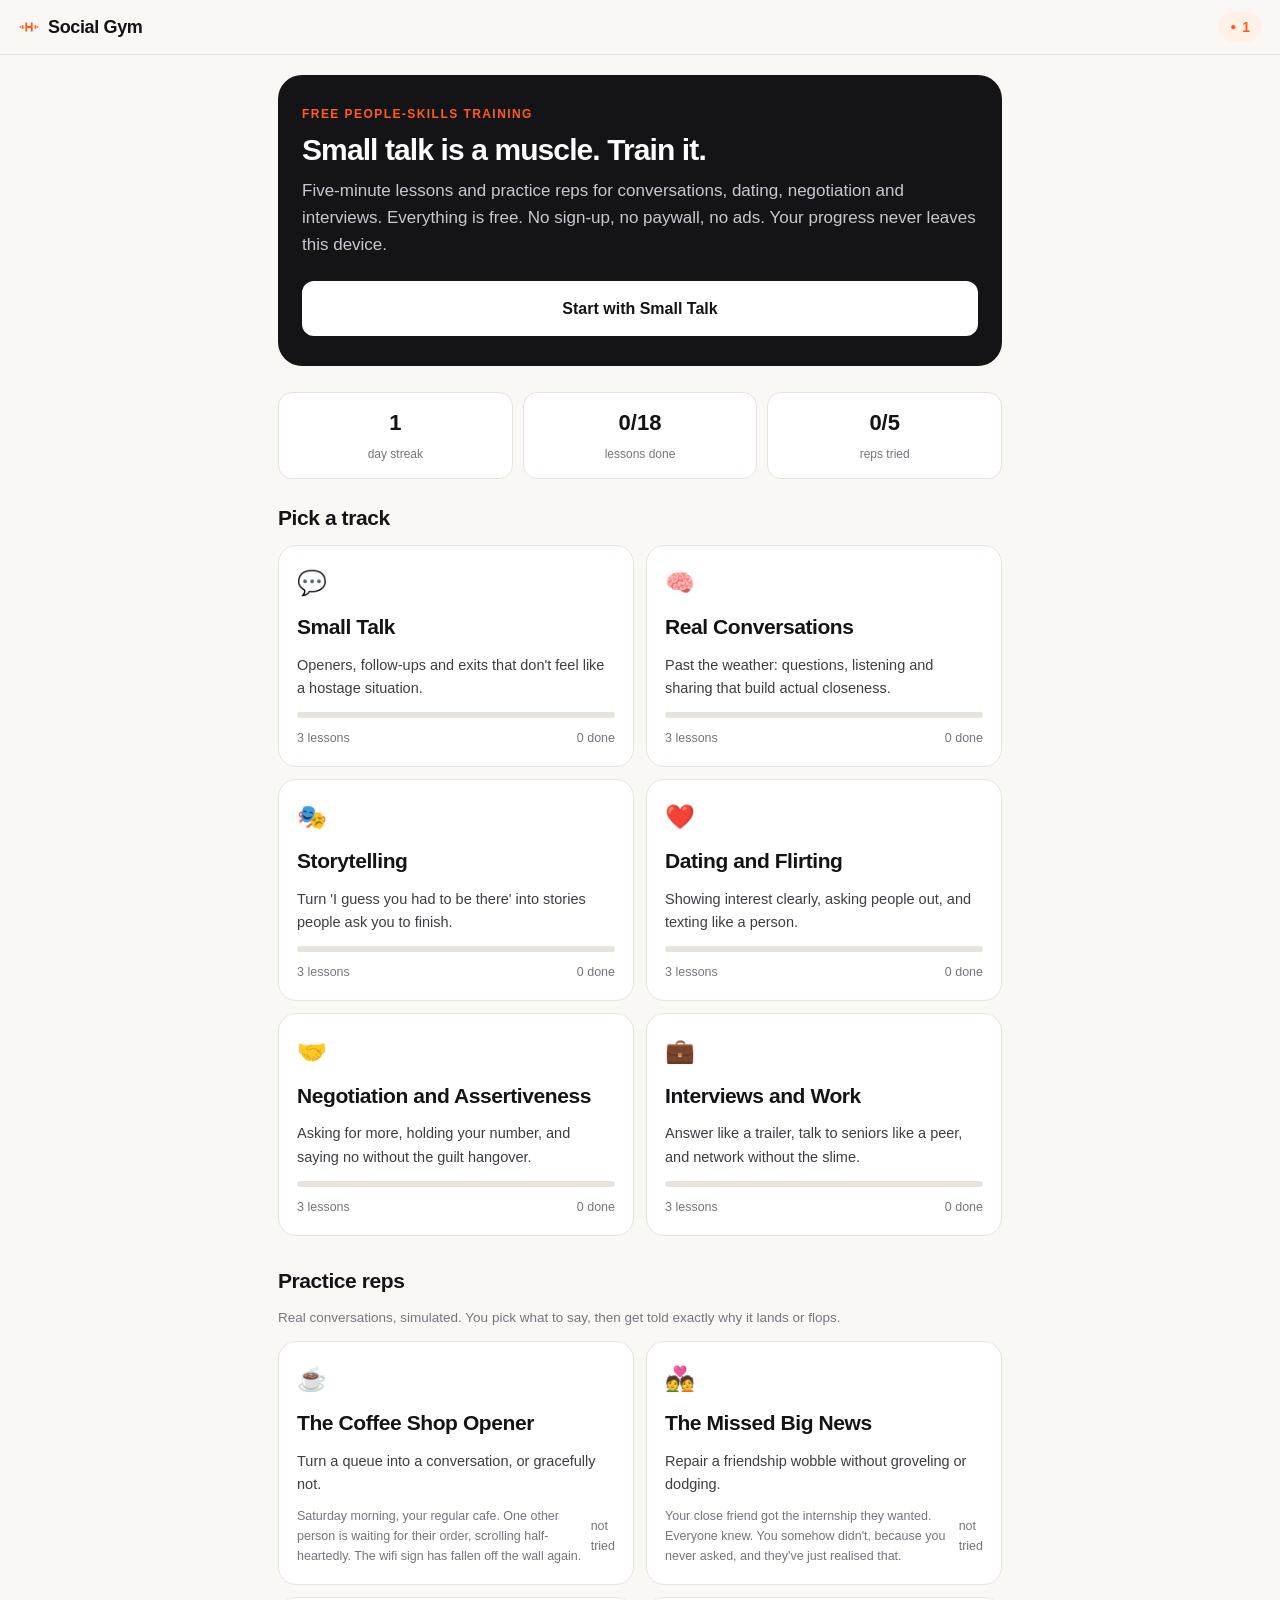
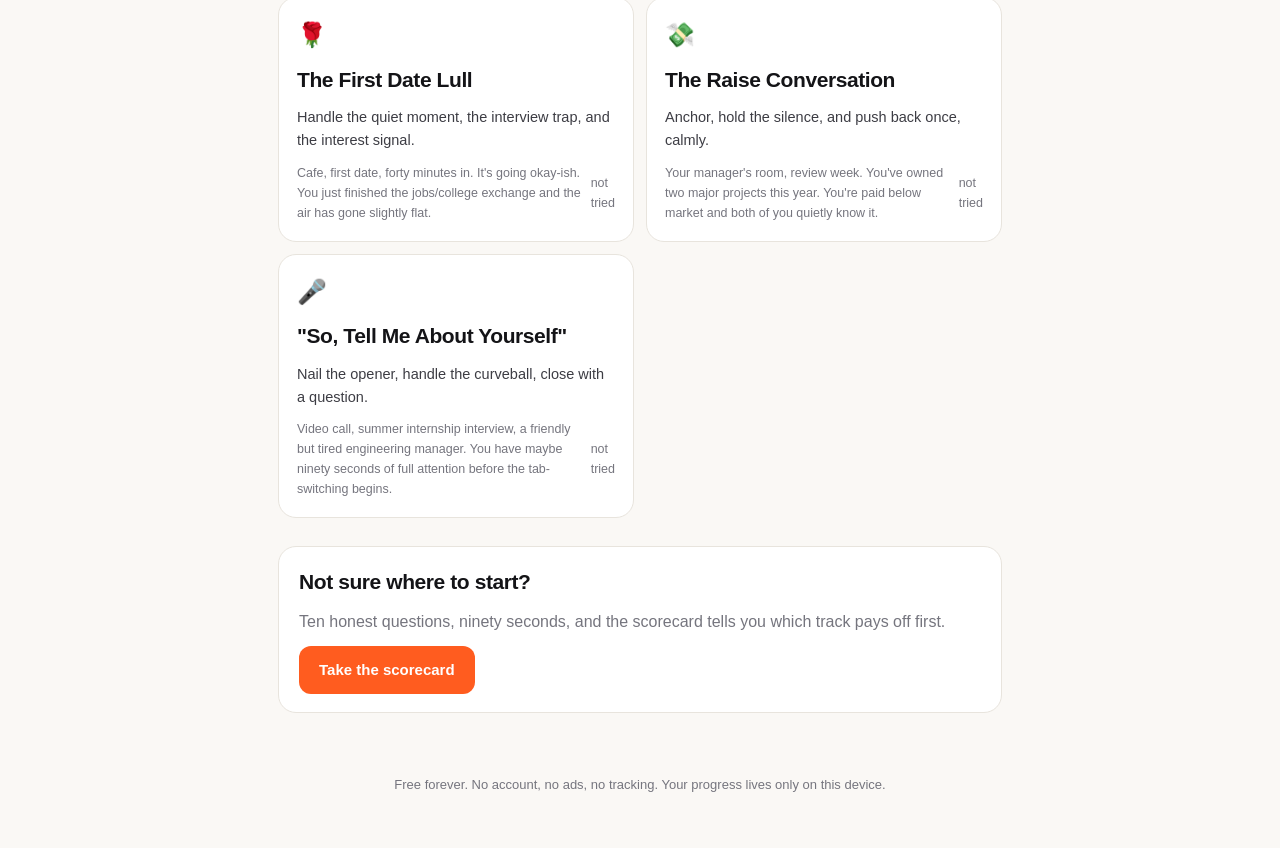
<file: index.html>
<!doctype html>
<html lang="en">
<head>
<meta charset="utf-8">
<meta name="viewport" content="width=device-width, initial-scale=1, viewport-fit=cover">
<title>Social Gym - train your people skills</title>
<meta name="description" content="Free, short daily training for small talk, storytelling, dating, negotiation and interviews. No account, no paywall, works offline.">
<meta name="theme-color" content="#101014">
<meta http-equiv="Content-Security-Policy" content="default-src 'self'; script-src 'self' 'sha384-jcoxqxsJxf+wfcB1wCH0vJHkHxA/ulDP6ui7XiJoSEY3bgQhhxftzfFuM5RMrG/K'; style-src 'self' 'unsafe-inline'; img-src 'self' data:; font-src 'self'; connect-src 'self'; manifest-src 'self'; worker-src 'self'; base-uri 'self'; form-action 'none'; object-src 'none'">
<link rel="canonical" href="https://aditya2375.github.io/social-gym/">
<meta property="og:type" content="website">
<meta property="og:site_name" content="Social Gym">
<meta property="og:title" content="Social Gym - train your people skills">
<meta property="og:description" content="Free, short daily training for small talk, storytelling, dating, negotiation and interviews. No account, no paywall, works offline.">
<meta property="og:url" content="https://aditya2375.github.io/social-gym/">
<meta property="og:image" content="https://aditya2375.github.io/social-gym/og.png">
<meta property="og:image:width" content="1200">
<meta property="og:image:height" content="630">
<meta name="twitter:card" content="summary_large_image">
<meta name="twitter:title" content="Social Gym - train your people skills">
<meta name="twitter:description" content="Free, short daily training for small talk, storytelling, dating, negotiation and interviews. No account, no paywall, works offline.">
<meta name="twitter:image" content="https://aditya2375.github.io/social-gym/og.png">
<script type="application/ld+json">
{
  "@context": "https://schema.org",
  "@type": "WebApplication",
  "name": "Social Gym",
  "url": "https://aditya2375.github.io/social-gym/",
  "description": "Free, offline-friendly training for people skills: small talk, real conversations, storytelling, dating, negotiation and interviews.",
  "applicationCategory": "EducationalApplication",
  "operatingSystem": "Any",
  "offers": { "@type": "Offer", "price": "0", "priceCurrency": "USD" },
  "author": { "@type": "Person", "name": "Aditya Kulkarni", "url": "https://adityakulkarni-eta.vercel.app/" }
}
</script>
<link rel="manifest" href="manifest.webmanifest">
<link rel="icon" href="icons/icon.svg" type="image/svg+xml">
<link rel="apple-touch-icon" href="icons/apple-touch-icon.png">
<link rel="stylesheet" href="app.css">
</head>
<body>
<header class="topbar">
  <a class="brand" href="#/">
    <svg viewBox="0 0 24 24" width="22" height="22" aria-hidden="true"><path fill="currentColor" d="M4 10v4h2v-4H4zm14 0v4h2v-4h-2zM8 7v10h2V7H8zm6 0v10h2V7h-2zM2 11v2h1v-2H2zm19 0v2h1v-2h-1zM10 11h4v2h-4v-2z"/></svg>
    <span>Social Gym</span>
  </a>
  <div class="streak" id="streak-pill" title="Day streak">
    <span class="flame" aria-hidden="true">&#9679;</span><span id="streak-count">0</span>
  </div>
</header>
<main id="app" class="app"><noscript>Social Gym needs JavaScript. It is still free, promise.</noscript></main>
<footer class="foot">
  <p>Free forever. No account, no ads, no tracking. Your progress lives only on this device.</p>
</footer>
<script src="data/lessons.js"></script>
<script src="data/scenarios.js"></script>
<script src="data/quiz.js"></script>
<script src="app.js"></script>
</body>
</html>
</file>
<file: app.css>
:root{
  --ink:#141417; --ink-2:#3d3d44; --ink-3:#75757e;
  --paper:#faf8f5; --card:#ffffff; --line:#e8e4dd;
  --accent:#ff5c1f; --accent-soft:#fff0e8; --good:#1e9e62; --bad:#d64541;
  --amber:#b97a0e;
  --radius:18px;
}
*{box-sizing:border-box}
html{-webkit-text-size-adjust:100%}
body{
  margin:0; background:var(--paper); color:var(--ink);
  font:16px/1.6 -apple-system,BlinkMacSystemFont,"Segoe UI",Roboto,"Helvetica Neue",Arial,sans-serif;
}
.topbar{
  position:sticky; top:0; z-index:10; display:flex; align-items:center; justify-content:space-between;
  padding:12px 18px; background:rgba(250,248,245,.9); backdrop-filter:blur(8px);
  border-bottom:1px solid var(--line);
}
.brand{display:flex; align-items:center; gap:8px; color:var(--ink); text-decoration:none; font-weight:800; letter-spacing:-.02em; font-size:18px}
.brand svg{color:var(--accent)}
.streak{display:flex; align-items:center; gap:6px; background:var(--accent-soft); color:var(--accent); font-weight:700; padding:4px 12px; border-radius:999px; font-size:14px}
.streak .flame{font-size:10px}
.app{max-width:760px; margin:0 auto; padding:20px 18px 48px}
.foot{max-width:760px; margin:0 auto; padding:0 18px 40px; color:var(--ink-3); font-size:13px; text-align:center}

h1{font-size:30px; line-height:1.15; letter-spacing:-.03em; margin:8px 0 10px}
h2{font-size:21px; letter-spacing:-.02em; margin:0 0 10px}
h3{font-size:16px; margin:26px 0 8px}
p{margin:0 0 12px}
.lede{color:var(--ink-2); font-size:17px; margin-bottom:22px}
.muted{color:var(--ink-3)}
.small{font-size:13.5px}

.hero{
  background:var(--ink); color:#fff; border-radius:24px; padding:30px 24px; margin-bottom:26px;
  position:relative; overflow:hidden;
}
.hero h1{color:#fff}
.hero .lede{color:#c9c7d1}
.hero .kicker{color:var(--accent); font-weight:700; text-transform:uppercase; letter-spacing:.12em; font-size:12px; margin-bottom:6px}

.btn{
  display:inline-flex; align-items:center; gap:8px; border:none; cursor:pointer; text-decoration:none;
  background:var(--accent); color:#fff; font-weight:700; font-size:15px; padding:12px 20px; border-radius:12px;
}
.btn.ghost{background:transparent; color:var(--ink); border:1.5px solid var(--line)}
.btn.dark{background:#fff; color:var(--ink)}
.btn.big{width:100%; justify-content:center; padding:15px; font-size:16px}
.btn:active{transform:translateY(1px)}

.grid{display:grid; gap:12px}
@media(min-width:640px){.grid.two{grid-template-columns:1fr 1fr}}

.card{
  background:var(--card); border:1px solid var(--line); border-radius:var(--radius);
  padding:18px; display:block; color:inherit; text-decoration:none;
}
a.card:hover{border-color:#d8d2c8}
.card .emoji{font-size:24px}
.card h2{margin-top:8px}
.card .desc{color:var(--ink-2); font-size:14.5px; margin:0}
.progress{height:6px; background:var(--line); border-radius:99px; margin-top:12px; overflow:hidden}
.progress>i{display:block; height:100%; background:var(--accent); border-radius:99px}
.card .meta{display:flex; justify-content:space-between; align-items:center; margin-top:10px; font-size:12.5px; color:var(--ink-3)}
.done-dot{color:var(--good); font-weight:700}

.lesson-item{
  display:flex; align-items:center; gap:14px; background:var(--card); border:1px solid var(--line);
  border-radius:14px; padding:14px 16px; color:inherit; text-decoration:none; margin-bottom:10px;
}
.lesson-item .num{
  flex:none; width:34px; height:34px; border-radius:10px; background:var(--accent-soft);
  display:flex; align-items:center; justify-content:center; font-weight:800; color:var(--accent); font-size:14px;
}
.lesson-item.done .num{background:#e5f5ec; color:var(--good)}
.lesson-item .t{font-weight:650}
.lesson-item .m{font-size:12.5px; color:var(--ink-3)}
.lesson-item .go{margin-left:auto; color:var(--ink-3)}

.block{background:var(--card); border:1px solid var(--line); border-radius:var(--radius); padding:18px 20px; margin-bottom:14px}
.callout{background:var(--accent-soft); border:1px solid #ffd9c4; border-radius:var(--radius); padding:16px 18px; margin-bottom:14px}
.callout.nd{background:#eef4ff; border-color:#cfdefc}
.callout b.tag{display:block; font-size:12px; text-transform:uppercase; letter-spacing:.1em; color:var(--accent); margin-bottom:4px}
.callout.nd b.tag{color:#3b6fd4}

.saynot{display:grid; gap:10px}
@media(min-width:640px){.saynot{grid-template-columns:1fr 1fr}}
.say,.not{border-radius:14px; padding:14px 16px; font-size:15px}
.say{background:#e9f7ef; border:1px solid #c4ead4}
.not{background:#fdeceb; border:1px solid #f6cfcd}
.say b,.not b{display:block; font-size:12px; text-transform:uppercase; letter-spacing:.08em; margin-bottom:4px}
.say b{color:var(--good)} .not b{color:var(--bad)}
ul.tight{padding-left:20px; margin:0 0 8px}
ul.tight li{margin-bottom:6px}

.quiz-q{font-size:18px; font-weight:650; margin-bottom:14px}
.opt{
  display:block; width:100%; text-align:left; background:var(--card); border:1.5px solid var(--line);
  border-radius:14px; padding:14px 16px; margin-bottom:10px; font-size:15.5px; cursor:pointer; color:var(--ink);
}
.opt:hover{border-color:#cfc9bf}
.opt:disabled{opacity:.75; cursor:default}
.opt.correct{border-color:var(--good); background:#e9f7ef}
.opt.wrong{border-color:var(--bad); background:#fdeceb}
.opt .why{display:block; margin-top:8px; font-size:14px; color:var(--ink-2)}

.chat{border:1px solid var(--line); border-radius:var(--radius); background:var(--card); padding:16px; margin-bottom:14px}
.bubble{max-width:85%; padding:10px 14px; border-radius:16px; margin-bottom:8px; font-size:15px}
.bubble.them{background:#f0ede8; border-bottom-left-radius:4px}
.bubble.me{background:var(--ink); color:#fff; margin-left:auto; border-bottom-right-radius:4px}
.feedback{border-left:3px solid var(--amber); background:#fdf6ea; padding:12px 14px; border-radius:0 12px 12px 0; margin:10px 0; font-size:14.5px}
.feedback.good{border-color:var(--good); background:#e9f7ef}
.feedback.great{border-color:var(--accent); background:var(--accent-soft)}
.feedback b{display:block; font-size:12px; text-transform:uppercase; letter-spacing:.08em; margin-bottom:3px}
.feedback.good b{color:var(--good)} .feedback.great b{color:var(--accent)} .feedback b{color:var(--amber)}

.result-emoji{font-size:44px}
.pill-row{display:flex; flex-wrap:wrap; gap:8px; margin:12px 0}
.pill{background:var(--card); border:1px solid var(--line); border-radius:999px; padding:6px 14px; font-size:13.5px}
.pill.hot{background:var(--accent-soft); border-color:#ffd9c4; color:var(--accent); font-weight:700}

.crumb{display:inline-block; color:var(--ink-3); text-decoration:none; font-size:14px; margin-bottom:14px}
.crumb:hover{color:var(--ink)}
.stat-row{display:flex; gap:10px; margin:16px 0 22px}
.stat{flex:1; background:var(--card); border:1px solid var(--line); border-radius:14px; padding:12px; text-align:center}
.stat b{display:block; font-size:22px}
.stat span{font-size:12px; color:var(--ink-3)}
</file>
